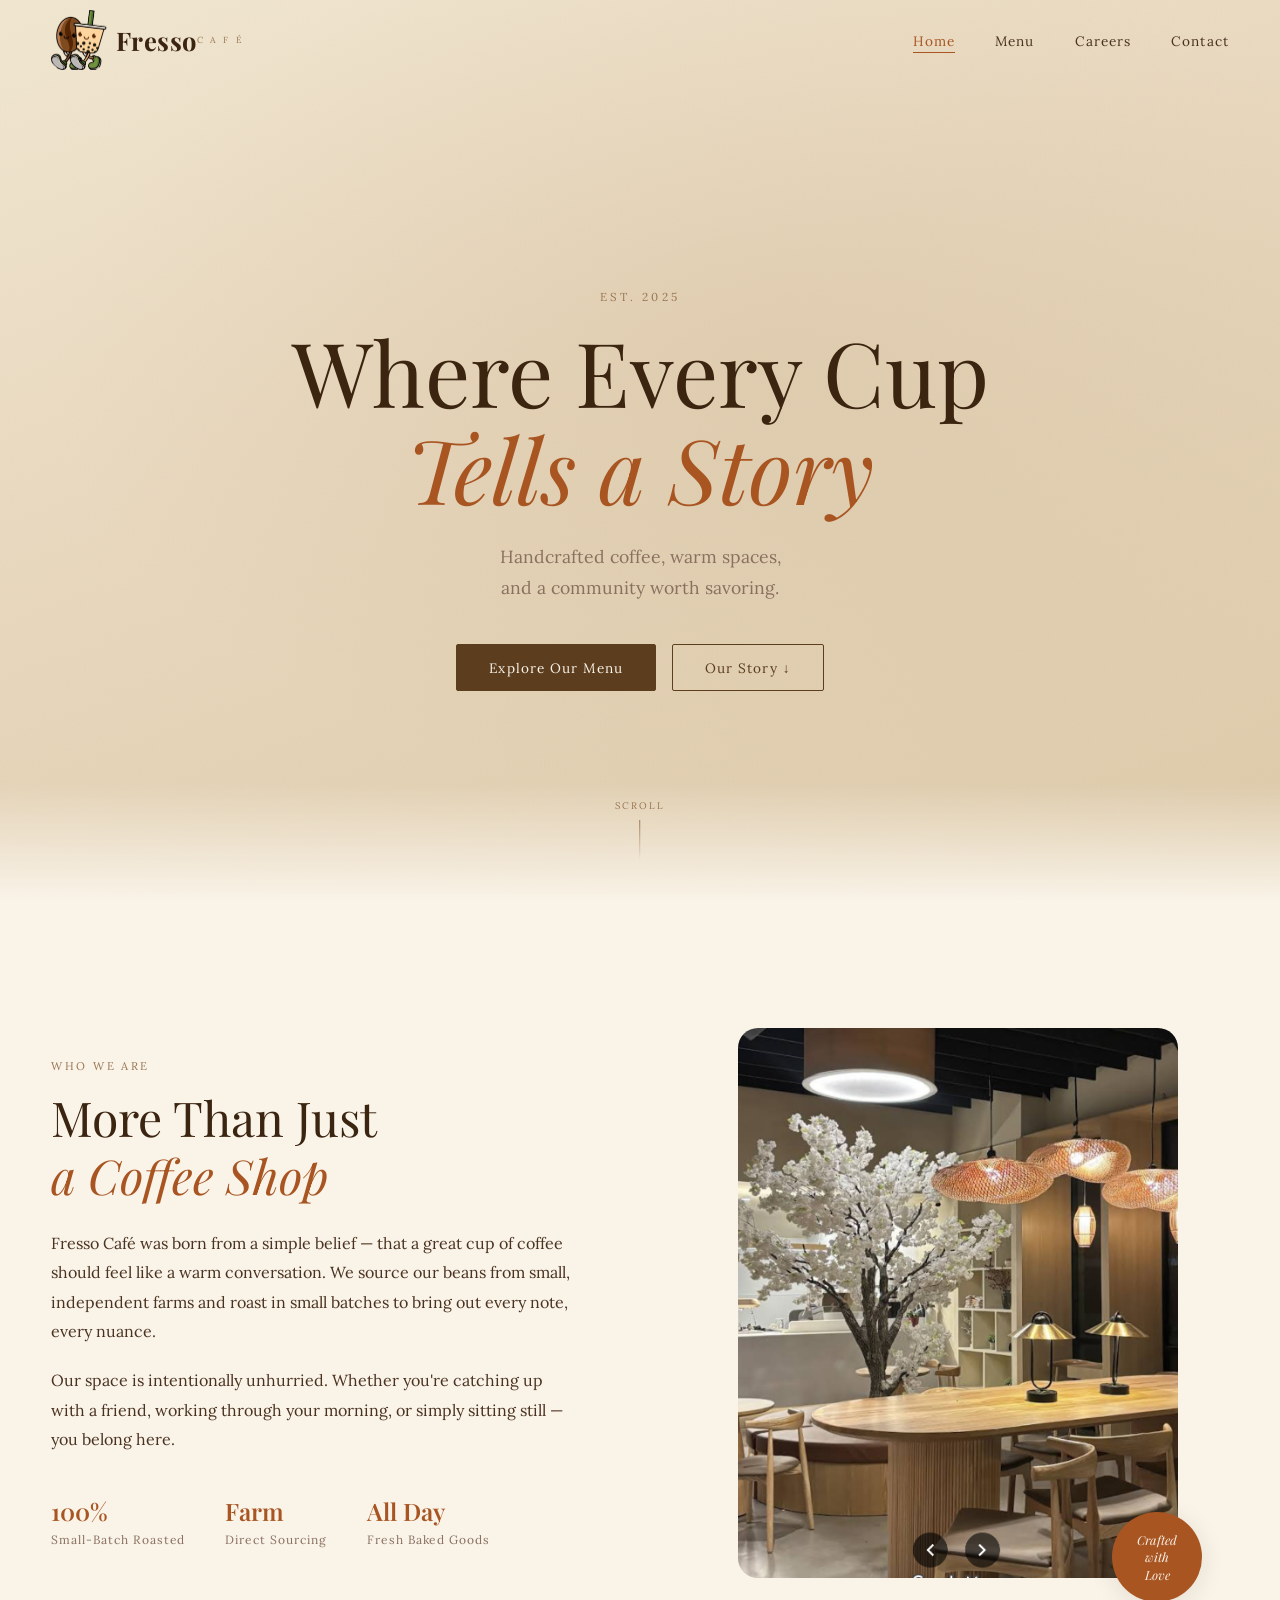
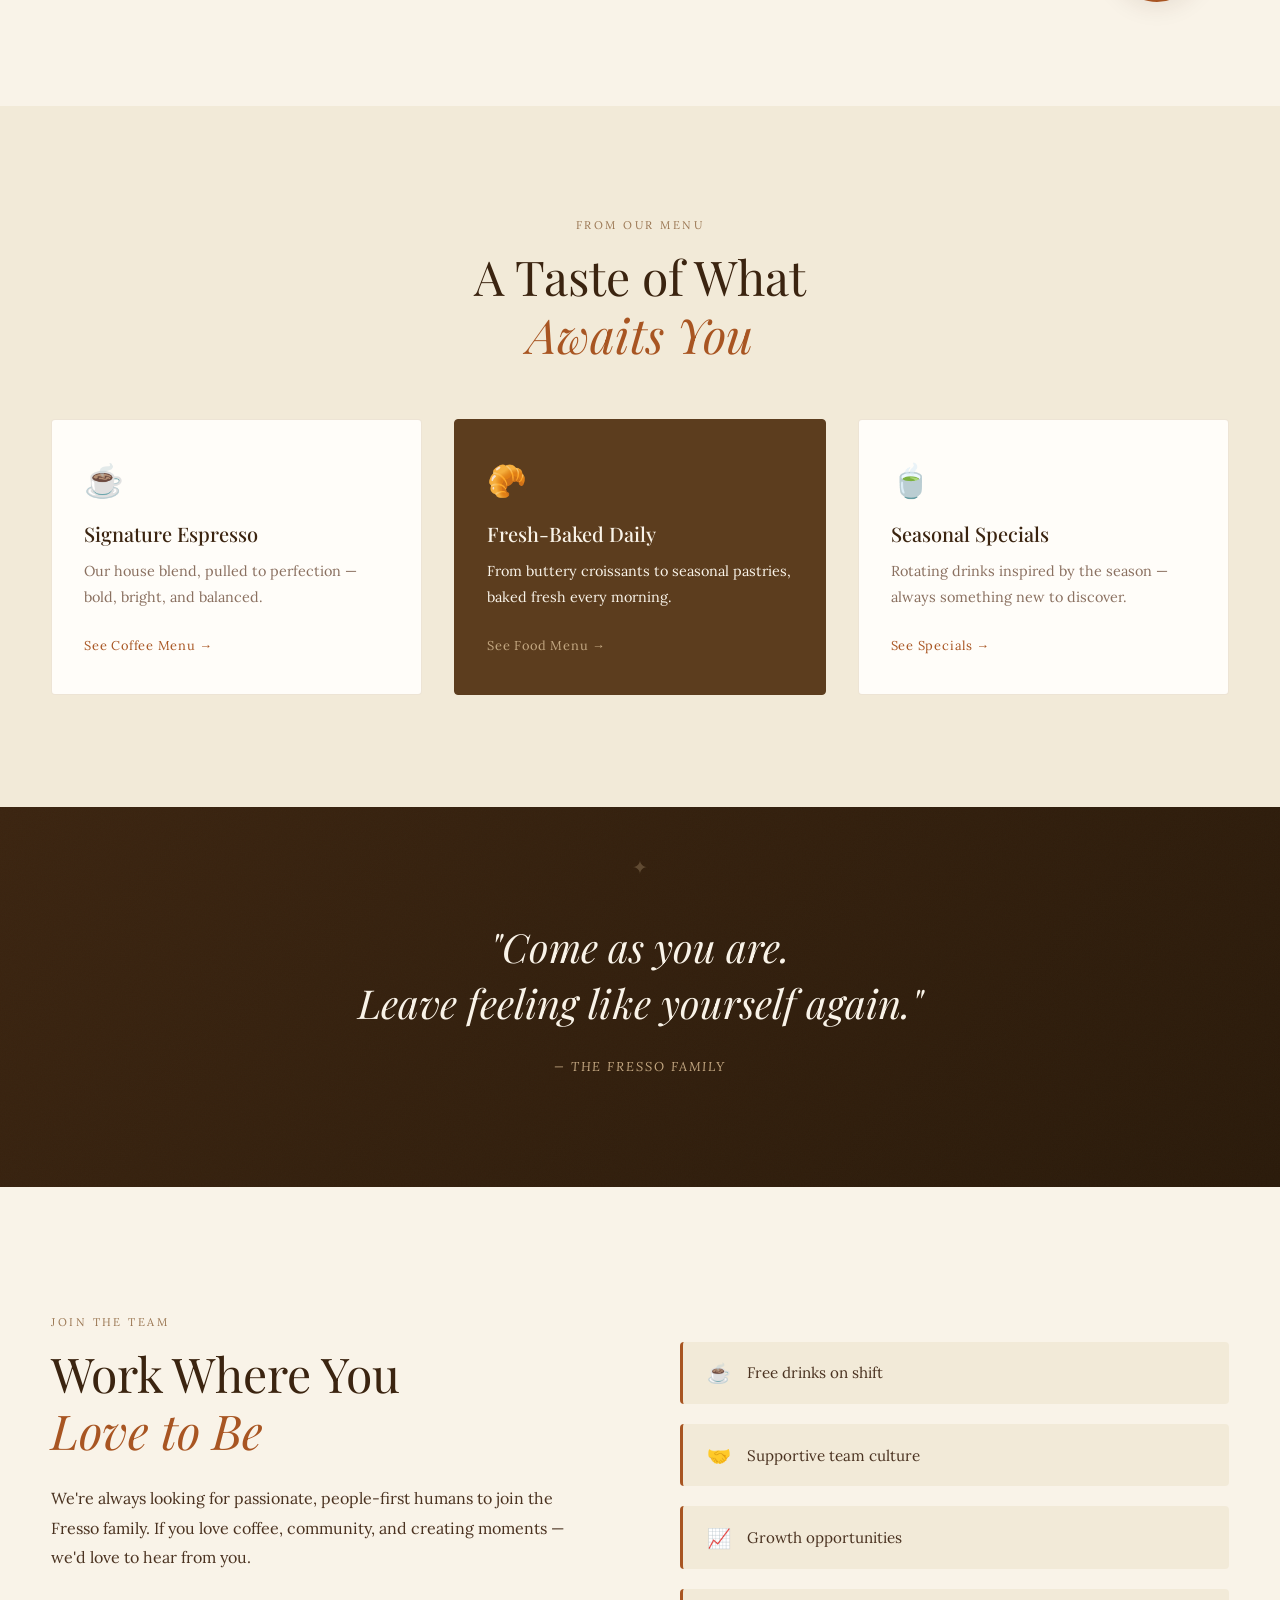
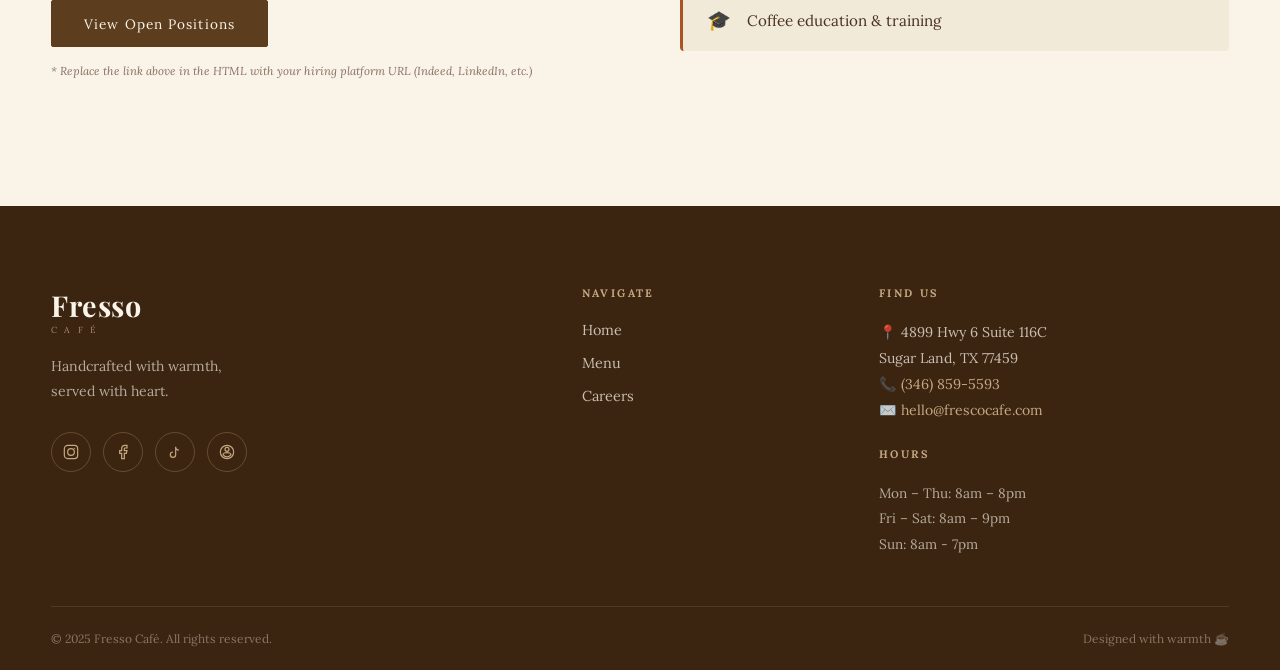
<file: index.html>
<!DOCTYPE html>
<html lang="en">
<head>
  <meta charset="UTF-8" />
  <meta name="viewport" content="width=device-width, initial-scale=1.0" />
  <title>Fresso Café</title>
  <link rel="stylesheet" href="style.css" />
  <link href="https://fonts.googleapis.com/css2?family=Playfair+Display:ital,wght@0,400;0,600;0,700;1,400;1,600&family=Lora:ital,wght@0,400;0,500;1,400&family=Cormorant+Garamond:ital,wght@0,300;0,400;0,500;1,300;1,400&display=swap" rel="stylesheet" />
</head>
<body>

  <!-- NAV -->
  <header class="site-header" id="site-header">
    <nav class="navbar">
      <a href="index.html" class="logo-wrap">
        <img src="fresso_logo.png" alt="Fresso Café" style="height: 60px; width: auto;" />
          <span class="logo-text">Fresso</span>
          <span class="logo-sub">C A F É</span>
        </div>
      </a>
      <ul class="nav-links">
        <li><a href="index.html" class="nav-link active">Home</a></li>
        <li><a href="menu.html" class="nav-link">Menu</a></li>
        <li><a href="#careers" class="nav-link" id="careers-nav-link">Careers</a></li>
        <li><a href="#footer" class="nav-link">Contact</a></li>
      </ul>
      <button class="hamburger" id="hamburger" aria-label="Toggle menu">
        <span></span><span></span><span></span>
      </button>
    </nav>
    <div class="mobile-menu" id="mobile-menu">
      <ul>
        <li><a href="index.html">Home</a></li>
        <li><a href="menu.html">Menu</a></li>
        <li><a href="#careers">Careers</a></li>
        <li><a href="#footer">Contact</a></li>
      </ul>
    </div>
  </header>

  <!-- HERO -->
  <section class="hero">
    <div class="hero-grain"></div>
    <div class="hero-content">
      <p class="hero-eyebrow">Est. 2025</p>
      <h1 class="hero-title">Where Every Cup<br/><em>Tells a Story</em></h1>
      <p class="hero-subtitle">Handcrafted coffee, warm spaces,<br/>and a community worth savoring.</p>
      <div class="hero-cta-group">
        <a href="menu.html" class="btn btn-primary">Explore Our Menu</a>
        <a href="#about" class="btn btn-ghost">Our Story ↓</a>
      </div>
    </div>
    <div class="hero-scroll-hint">
      <span>Scroll</span>
      <div class="scroll-line"></div>
    </div>
  </section>

  <!-- ABOUT / WHO WE ARE -->
  <section class="about" id="about">
    <div class="about-inner">
      <div class="about-text">
        <span class="section-label">Who We Are</span>
        <h2 class="section-title">More Than Just<br/><em>a Coffee Shop</em></h2>
        <p class="body-text">Fresso Café was born from a simple belief — that a great cup of coffee should feel like a warm conversation. We source our beans from small, independent farms and roast in small batches to bring out every note, every nuance.</p>
        <p class="body-text">Our space is intentionally unhurried. Whether you're catching up with a friend, working through your morning, or simply sitting still — you belong here.</p>
        <div class="about-stats">
          <div class="stat">
            <span class="stat-num">100%</span>
            <span class="stat-label">Small-Batch Roasted</span>
          </div>
          <div class="stat">
            <span class="stat-num">Farm</span>
            <span class="stat-label">Direct Sourcing</span>
          </div>
          <div class="stat">
            <span class="stat-num">All Day</span>
            <span class="stat-label">Fresh Baked Goods</span>
          </div>
        </div>
      </div>
      <div class="about-visual">
  <div style="position: relative; display: inline-block;">
    <img src="environ.png" alt="Fresso Café" style="width:100%; max-width:440px; aspect-ratio:4/5; object-fit:cover; border-radius:20px;" />
    <div class="about-badge">
      <span>Crafted</span>
      <span>with</span>
      <span>Love</span>
    </div>
  </div>
</div>
  </section>

  <!-- FEATURED SECTION -->
  <section class="featured">
    <div class="featured-inner">
      <span class="section-label centered">From Our Menu</span>
      <h2 class="section-title centered">A Taste of What<br/><em>Awaits You</em></h2>
      <div class="featured-grid">
        <div class="featured-card">
          <div class="card-icon">☕</div>
          <h3>Signature Espresso</h3>
          <p>Our house blend, pulled to perfection — bold, bright, and balanced.</p>
          <a href="menu.html" class="card-link">See Coffee Menu →</a>
        </div>
        <div class="featured-card highlight">
          <div class="card-icon">🥐</div>
          <h3>Fresh-Baked Daily</h3>
          <p>From buttery croissants to seasonal pastries, baked fresh every morning.</p>
          <a href="menu.html" class="card-link">See Food Menu →</a>
        </div>
        <div class="featured-card">
          <div class="card-icon">🍵</div>
          <h3>Seasonal Specials</h3>
          <p>Rotating drinks inspired by the season — always something new to discover.</p>
          <a href="menu.html" class="card-link">See Specials →</a>
        </div>
      </div>
    </div>
  </section>

  <!-- ATMOSPHERE STRIP -->
  <section class="atmosphere">
    <div class="atm-grain"></div>
    <div class="atm-content">
      <blockquote>
        <p>"Come as you are.<br/>Leave feeling like yourself again."</p>
        <cite>— The Fresso Family</cite>
      </blockquote>
    </div>
  </section>

  <!-- CAREERS -->
  <section class="careers" id="careers">
    <div class="careers-inner">
      <div class="careers-text">
        <span class="section-label">Join the Team</span>
        <h2 class="section-title">Work Where You<br/><em>Love to Be</em></h2>
        <p class="body-text">We're always looking for passionate, people-first humans to join the Fresso family. If you love coffee, community, and creating moments — we'd love to hear from you.</p>
        <a href="YOUR_HIRING_LINK_HERE" target="_blank" class="btn btn-primary" id="hiring-btn">View Open Positions</a>
        <p class="careers-note">* Replace the link above in the HTML with your hiring platform URL (Indeed, LinkedIn, etc.)</p>
      </div>
      <div class="careers-visual">
        <div class="careers-perks">
          <div class="perk"><span class="perk-icon">☕</span><span>Free drinks on shift</span></div>
          <div class="perk"><span class="perk-icon">🤝</span><span>Supportive team culture</span></div>
          <div class="perk"><span class="perk-icon">📈</span><span>Growth opportunities</span></div>
          <div class="perk"><span class="perk-icon">🎓</span><span>Coffee education & training</span></div>
        </div>
      </div>
    </div>
  </section>

  <!-- FOOTER -->
  <footer class="site-footer" id="footer">
    <div class="footer-inner">
      <div class="footer-brand">
        <div class="footer-logo">
          <span class="logo-text">Fresso</span>
          <span class="logo-sub">C A F É</span>
        </div>
        <p class="footer-tagline">Handcrafted with warmth,<br/>served with heart.</p>
        <div class="socials">
          <a href="https://www.instagram.com/fressocafe/" target="_blank" class="social-btn" aria-label="Instagram">
            <svg viewBox="0 0 24 24" fill="none" stroke="currentColor" stroke-width="1.8"><rect x="2" y="2" width="20" height="20" rx="5"/><circle cx="12" cy="12" r="5"/><circle cx="17.5" cy="6.5" r="1" fill="currentColor" stroke="none"/></svg>
          </a>
          <a href="YOUR_FACEBOOK_LINK" target="_blank" class="social-btn" aria-label="Facebook">
            <svg viewBox="0 0 24 24" fill="none" stroke="currentColor" stroke-width="1.8"><path d="M18 2h-3a5 5 0 00-5 5v3H7v4h3v8h4v-8h3l1-4h-4V7a1 1 0 011-1h3z"/></svg>
          </a>
          <a href="YOUR_TIKTOK_LINK" target="_blank" class="social-btn" aria-label="TikTok">
            <svg viewBox="0 0 24 24" fill="none" stroke="currentColor" stroke-width="1.8"><path d="M9 12a4 4 0 104 4V4a5 5 0 005 5"/></svg>
          </a>
          <a href="YOUR_YELP_LINK" target="_blank" class="social-btn" aria-label="Yelp">
            <svg viewBox="0 0 24 24" fill="none" stroke="currentColor" stroke-width="1.8"><path d="M12 2C6.48 2 2 6.48 2 12s4.48 10 10 10 10-4.48 10-10S17.52 2 12 2zm0 3c1.66 0 3 1.34 3 3s-1.34 3-3 3-3-1.34-3-3 1.34-3 3-3zm0 14.2c-2.5 0-4.71-1.28-6-3.22.03-1.99 4-3.08 6-3.08 1.99 0 5.97 1.09 6 3.08-1.29 1.94-3.5 3.22-6 3.22z"/></svg>
          </a>
        </div>
      </div>
      <div class="footer-nav">
        <h4>Navigate</h4>
        <ul>
          <li><a href="index.html">Home</a></li>
          <li><a href="menu.html">Menu</a></li>
          <li><a href="#careers">Careers</a></li>
        </ul>
      </div>
      <div class="footer-contact">
        <h4>Find Us</h4>
        <address>
          <p>📍 4899 Hwy 6 Suite 116C<br/>Sugar Land, TX 77459</p>
          <p>📞 <a href="tel:+13468595593">(346) 859-5593</a></p>
          <p>✉️ <a href="mailto:hello@frescocafe.com">hello@frescocafe.com</a></p>
        </address>
        <div class="hours">
          <h4>Hours</h4>
          <p>Mon – Thu: 8am – 8pm</p>
          <p>Fri – Sat: 8am – 9pm</p>
          <p>Sun: 8am - 7pm</p>
        </div>
      </div>
    </div>
    <div class="footer-bottom">
      <p>© 2025 Fresso Café. All rights reserved.</p>
      <p class="footer-credit">Designed with warmth ☕</p>
    </div>
  </footer>

  <script src="script.js"></script>
</body>
</html>
</file>
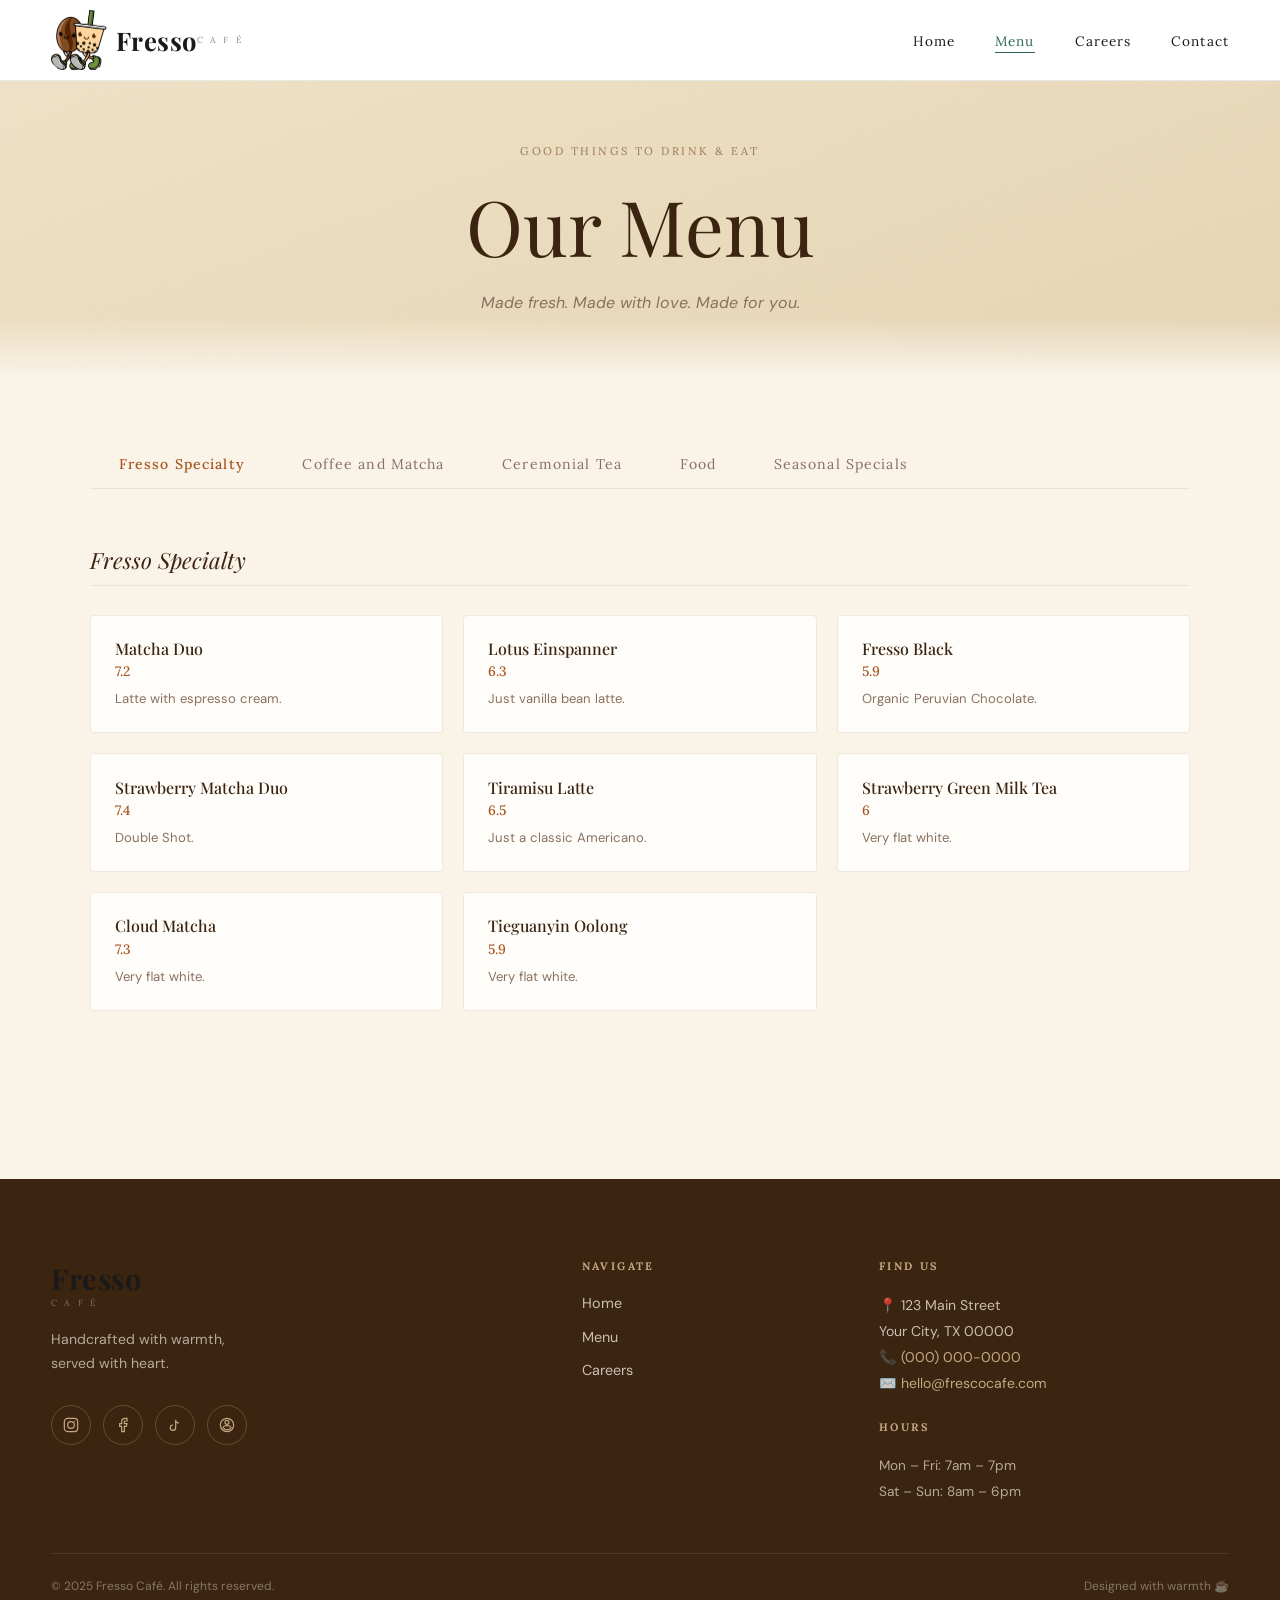
<file: menu.html>
<!DOCTYPE html>
<html lang="en">
<head>
  <meta charset="UTF-8" />
  <meta name="viewport" content="width=device-width, initial-scale=1.0" />
  <title>Menu — Fresso Café</title>
  <link rel="stylesheet" href="style.css" />
  <link href="https://fonts.googleapis.com/css2?family=Playfair+Display:ital,wght@0,400;0,600;0,700;1,400;1,600&family=Lora:ital,wght@0,400;0,500;1,400&family=Cormorant+Garamond:ital,wght@0,300;0,400;0,500;1,300;1,400&display=swap" rel="stylesheet" />
  <link href="https://fonts.googleapis.com/css2?family=DM+Sans:ital,wght@0,300;0,400;0,500;0,600;1,300;1,400&display=swap" rel="stylesheet" />
</head>
<body class="menu-page">

  <!-- NAV -->
  <header class="site-header" id="site-header">
    <nav class="navbar">
      <a href="index.html" class="logo-wrap">
        <img src="fresso_logo.png" alt="Fresso Café" style="height: 60px; width: auto;" />
          <span class="logo-text">Fresso</span>
          <span class="logo-sub">C A F É</span>
        </div>
      </a>
      <ul class="nav-links">
        <li><a href="index.html" class="nav-link">Home</a></li>
        <li><a href="menu.html" class="nav-link active">Menu</a></li>
        <li><a href="index.html#careers" class="nav-link">Careers</a></li>
        <li><a href="#footer" class="nav-link">Contact</a></li>
      </ul>
      <button class="hamburger" id="hamburger" aria-label="Toggle menu">
        <span></span><span></span><span></span>
      </button>
    </nav>
    <div class="mobile-menu" id="mobile-menu">
      <ul>
        <li><a href="index.html">Home</a></li>
        <li><a href="menu.html">Menu</a></li>
        <li><a href="index.html#careers">Careers</a></li>
        <li><a href="#footer">Contact</a></li>
      </ul>
    </div>
  </header>

  <!-- MENU HERO -->
  <section class="page-hero">
    <div class="page-hero-grain"></div>
    <div class="page-hero-content">
      <span class="section-label">Good things to drink & eat</span>
      <h1 class="page-hero-title">Our Menu</h1>
      <p class="page-hero-sub">Made fresh. Made with love. Made for you.</p>
    </div>
  </section>

  <!-- MENU TABS -->
  <section class="menu-section">
    <div class="menu-inner">
      <div class="menu-tabs" role="tablist">
        <button class="tab-btn active" data-tab="specialty" role="tab">Fresso Specialty</button>
        <button class="tab-btn" data-tab="coffee" role="tab">Coffee and Matcha</button>
        <button class="tab-btn" data-tab="nonCoffee" role="tab">Ceremonial Tea</button>
        <button class="tab-btn" data-tab="food" role="tab">Food</button>
        <button class="tab-btn" data-tab="specials" role="tab">Seasonal Specials</button>
      </div>
      <!-- SPECIALTIES -->

      <div class="tab-content active" id="tab-specialty">
        <div class="menu-category">
          <h3 class="menu-cat-title">Fresso Specialty</h3>
          <div class="menu-grid">
            <div class="menu-item"><span class="item-name">Matcha Duo</span><span class="item-price">7.2</span><p class="item-desc">Latte with espresso cream.</p></div>
            <div class="menu-item"><span class="item-name">Lotus Einspanner</span><span class="item-price">6.3</span><p class="item-desc">Just vanilla bean latte.</p></div>
            <div class="menu-item"><span class="item-name">Fresso Black</span><span class="item-price">5.9</span><p class="item-desc">Organic Peruvian Chocolate.</p></div>
            <div class="menu-item"><span class="item-name">Strawberry Matcha Duo</span><span class="item-price">7.4</span><p class="item-desc">Double Shot.</p></div>
            <div class="menu-item"><span class="item-name">Tiramisu Latte</span><span class="item-price">6.5</span><p class="item-desc">Just a classic Americano.</p></div>
            <div class="menu-item"><span class="item-name">Strawberry Green Milk Tea</span><span class="item-price">6</span><p class="item-desc">Very flat white.</p></div>
            <div class="menu-item"><span class="item-name">Cloud Matcha</span><span class="item-price">7.3</span><p class="item-desc">Very flat white.</p></div>
            <div class="menu-item"><span class="item-name">Tieguanyin Oolong</span><span class="item-price">5.9</span><p class="item-desc">Very flat white.</p></div>
          </div>
        </div>
      </div>
      
      <!-- COFFEE -->
      <div class="tab-content" id="tab-coffee">
        <div class="menu-category">
          <h3 class="menu-cat-title">Espresso Bar</h3>
          <div class="menu-grid">
            <div class="menu-item"><span class="item-name">Caffé Duo</span><span class="item-price">6.1</span><p class="item-desc">Latte with espresso cream.</p></div>
            <div class="menu-item"><span class="item-name">Vanilla Bean Latte</span><span class="item-price">5.7</span><p class="item-desc">Just vanilla bean latte.</p></div>
            <div class="menu-item"><span class="item-name">Caffé Mocha</span><span class="item-price">5.7</span><p class="item-desc">Organic Peruvian Chocolate.</p></div>
            <div class="menu-item"><span class="item-name">Espresso</span><span class="item-price">3.5</span><p class="item-desc">Double Shot.</p></div>
            <div class="menu-item"><span class="item-name">Americano</span><span class="item-price">3.5</span><p class="item-desc">Just a classic Americano.</p></div>
            <div class="menu-item"><span class="item-name">Flat White</span><span class="item-price">4.5</span><p class="item-desc">Very flat white.</p></div>
           
          </div>
        </div>
        <div class="menu-category">
          <h3 class="menu-cat-title">Matcha</h3>
          <div class="menu-grid">
            <div class="menu-item"><span class="item-name">Matcha Latte</span><span class="item-price">6.9</span><p class="item-desc">Premium blend of Aoarashi and Wakatake lightly sweetened with agave.</p></div>
            <div class="menu-item"><span class="item-name">Matcha Duo</span><span class="item-price">7.2</span><p class="item-desc">Matcha latte with house matcha cream// contains 6g of matcha.</p></div>
            <div class="menu-item"><span class="item-name">Einspanner Matcha</span><span class="item-price">7</span><p class="item-desc">Matcha latte with house sweet cream.</p></div>
            <div class="menu-item"><span class="item-name">Strawberry Duo</span><span class="item-price">7.4</span><p class="item-desc">Matcha Duo with house strawbery purée.</p></div>
            <div class="menu-item"><span class="item-name">Mango Duo</span><span class="item-price">7.4</span><p class="item-desc">Matcha Duo with house mango purée.</p></div>
            <div class="menu-item"><span class="item-name">Cloud Matcha</span><span class="item-price">7.3</span><p class="item-desc">Matcha latte with blue spirulina infused coconut cream.</p></div>
           
          </div>
        </div>
        <p class="menu-note">All drinks available with oat, almond, soy, or whole milk. Add a flavor shot for $0.75.</p>
      </div>

      <!-- NON-COFFEE -->
      <div class="tab-content" id="tab-nonCoffee">
        <div class="menu-category">
          <h3 class="menu-cat-title">SIGNATURE TEA</h3>
          <div class="menu-grid">
            <div class="menu-item"><span class="item-name">Fresso Black</span><span class="item-price">5.9</span><p class="item-desc">Steeped 18 hours for an ultra-smooth finish.</p></div>
            <div class="menu-item"><span class="item-name">Jasmine Green</span><span class="item-price">5.5/5.9</span><p class="item-desc">Espresso over ice with your choice of milk.</p></div>
            <div class="menu-item"><span class="item-name">Strawberry Green</span><span class="item-price">6</span><p class="item-desc">Chilled, crisp, and refreshingly bold.</p></div>
            <div class="menu-item"><span class="item-name">Tieguanyin Oolong</span><span class="item-price">5.5/5.9</span><p class="item-desc">Nitrogen-infused cold brew on draft.</p></div>
          </div>
        </div>
        <div class="menu-category">
          <h3 class="menu-cat-title">Tea Bar</h3>
          <div class="menu-grid">
            <div class="menu-item"><span class="item-name">Brown Sugar</span><span class="item-price">6</span><p class="item-desc">Steeped 18 hours for an ultra-smooth finish.</p></div>
            <div class="menu-item"><span class="item-name">Mango Green</span><span class="item-price">5.6/6</span><p class="item-desc">Espresso over ice with your choice of milk.</p></div>
            <div class="menu-item"><span class="item-name">Honey Jasmine Green</span><span class="item-price">5.7</span><p class="item-desc">Chilled, crisp, and refreshingly bold.</p></div>
            <div class="menu-item"><span class="item-name">Passionfruit Green</span><span class="item-price">5.7</span><p class="item-desc">Nitrogen-infused cold brew on draft.</p></div>
            <div class="menu-item"><span class="item-name">Ceylon Black</span><span class="item-price">5.5/5.9</span><p class="item-desc">Steeped 18 hours for an ultra-smooth finish.</p></div>
            <div class="menu-item"><span class="item-name">Phoenix Oolong</span><span class="item-price">5.5/5.9</span><p class="item-desc">Espresso over ice with your choice of milk.</p></div>
          </div>
        </div>
      </div>

      <!-- FOOD -->
      <div class="tab-content" id="tab-food">
        <div class="menu-category">
          <h3 class="menu-cat-title">Pastries & Baked Goods</h3>
          <div class="menu-grid">
            <div class="menu-item"><span class="item-name">Butter Croissant</span><span class="item-price">$4.00</span><p class="item-desc">Flaky, golden, laminated to perfection. Baked fresh daily.</p></div>
            <div class="menu-item"><span class="item-name">Almond Croissant</span><span class="item-price">$4.75</span><p class="item-desc">Classic croissant filled with almond frangipane.</p></div>
            <div class="menu-item"><span class="item-name">Morning Muffin</span><span class="item-price">$3.75</span><p class="item-desc">Rotating seasonal flavors — always made from scratch.</p></div>
            <div class="menu-item"><span class="item-name">Banana Bread</span><span class="item-price">$4.00</span><p class="item-desc">Brown butter & walnut. The one you come back for.</p></div>
            <div class="menu-item"><span class="item-name">Scone</span><span class="item-price">$3.75</span><p class="item-desc">Served warm with clotted cream & seasonal jam.</p></div>
            <div class="menu-item"><span class="item-name">Cinnamon Roll</span><span class="item-price">$5.00</span><p class="item-desc">Soft, gooey, and glazed. Worth every bite.</p></div>
          </div>
        </div>
        <div class="menu-category">
          <h3 class="menu-cat-title">Savory Bites</h3>
          <div class="menu-grid">
            <div class="menu-item"><span class="item-name">Avocado Toast</span><span class="item-price">$9.00</span><p class="item-desc">Sourdough, smashed avo, chili flake, lemon, everything bagel seasoning.</p></div>
            <div class="menu-item"><span class="item-name">Egg & Cheese Sandwich</span><span class="item-price">$8.50</span><p class="item-desc">Soft scrambled egg, aged cheddar on toasted brioche.</p></div>
            <div class="menu-item"><span class="item-name">Yogurt Parfait</span><span class="item-price">$7.00</span><p class="item-desc">House granola, seasonal fruit, and local honey.</p></div>
            <div class="menu-item"><span class="item-name">Quiche Slice</span><span class="item-price">$7.50</span><p class="item-desc">Rotating recipe. Ask your barista for today's variety.</p></div>
          </div>
        </div>
        <p class="menu-note">Gluten-free options available. Please ask your barista about allergen information.</p>
      </div>

      <!-- SPECIALS -->
      <div class="tab-content" id="tab-specials">
        <div class="menu-category specials-category">
          <h3 class="menu-cat-title">✦ Seasonal Specials ✦</h3>
          <p class="specials-intro">Our specials rotate with the seasons, inspired by local flavors and what we're loving right now. Here's what's on now:</p>
          <div class="menu-grid specials-grid">
            <div class="menu-item special-item">
              <span class="special-tag">Limited</span>
              <span class="item-name">Peach Matcha Duo</span><span class="item-price">$6.50</span>
              <p class="item-desc">Matcha Duo with seasonal house peach purée.</p>
            </div>
            <div class="menu-item special-item">
              <span class="special-tag">Limited</span>
              <span class="item-name">Peach Jasmine Milk Tea</span><span class="item-price">$6.50</span>
              <p class="item-desc">Classic jasmine milk tea with house made peach pureé.</p>
            </div>
            <div class="menu-item special-item">
              <span class="special-tag">Limited</span>
              <span class="item-name">Peach Jasmine Pure Tea</span><span class="item-price">$5.75</span>
              <p class="item-desc">Pure Peach Jasmine tea for tea lovers.</p>
            </div>
            <div class="menu-item special-item">
              <span class="special-tag">Limited</span>
              <span class="item-name">Peach Tornado</span><span class="item-price">$5.50</span>
              <p class="item-desc">A refreshing, caffiene-free treat made with real peaches.</p>
            </div>
          </div>
          <p class="specials-note">Specials change regularly — follow us on Instagram <strong>@frescocafe</strong> to be the first to know.</p>
        </div>
      </div>

    </div>
  </section>

  <!-- FOOTER -->
  <footer class="site-footer" id="footer">
    <div class="footer-inner">
      <div class="footer-brand">
        <div class="footer-logo">
          <span class="logo-text">Fresso</span>
          <span class="logo-sub">C A F É</span>
        </div>
        <p class="footer-tagline">Handcrafted with warmth,<br/>served with heart.</p>
        <div class="socials">
          <a href="YOUR_INSTAGRAM_LINK" target="_blank" class="social-btn" aria-label="Instagram">
            <svg viewBox="0 0 24 24" fill="none" stroke="currentColor" stroke-width="1.8"><rect x="2" y="2" width="20" height="20" rx="5"/><circle cx="12" cy="12" r="5"/><circle cx="17.5" cy="6.5" r="1" fill="currentColor" stroke="none"/></svg>
          </a>
          <a href="YOUR_FACEBOOK_LINK" target="_blank" class="social-btn" aria-label="Facebook">
            <svg viewBox="0 0 24 24" fill="none" stroke="currentColor" stroke-width="1.8"><path d="M18 2h-3a5 5 0 00-5 5v3H7v4h3v8h4v-8h3l1-4h-4V7a1 1 0 011-1h3z"/></svg>
          </a>
          <a href="YOUR_TIKTOK_LINK" target="_blank" class="social-btn" aria-label="TikTok">
            <svg viewBox="0 0 24 24" fill="none" stroke="currentColor" stroke-width="1.8"><path d="M9 12a4 4 0 104 4V4a5 5 0 005 5"/></svg>
          </a>
          <a href="YOUR_YELP_LINK" target="_blank" class="social-btn" aria-label="Yelp">
            <svg viewBox="0 0 24 24" fill="none" stroke="currentColor" stroke-width="1.8"><path d="M12 2C6.48 2 2 6.48 2 12s4.48 10 10 10 10-4.48 10-10S17.52 2 12 2zm0 3c1.66 0 3 1.34 3 3s-1.34 3-3 3-3-1.34-3-3 1.34-3 3-3zm0 14.2c-2.5 0-4.71-1.28-6-3.22.03-1.99 4-3.08 6-3.08 1.99 0 5.97 1.09 6 3.08-1.29 1.94-3.5 3.22-6 3.22z"/></svg>
          </a>
        </div>
      </div>
      <div class="footer-nav">
        <h4>Navigate</h4>
        <ul>
          <li><a href="index.html">Home</a></li>
          <li><a href="menu.html">Menu</a></li>
          <li><a href="index.html#careers">Careers</a></li>
        </ul>
      </div>
      <div class="footer-contact">
        <h4>Find Us</h4>
        <address>
          <p>📍 123 Main Street<br/>Your City, TX 00000</p>
          <p>📞 <a href="tel:+10000000000">(000) 000-0000</a></p>
          <p>✉️ <a href="mailto:hello@frescocafe.com">hello@frescocafe.com</a></p>
        </address>
        <div class="hours">
          <h4>Hours</h4>
          <p>Mon – Fri: 7am – 7pm</p>
          <p>Sat – Sun: 8am – 6pm</p>
        </div>
      </div>
    </div>
    <div class="footer-bottom">
      <p>© 2025 Fresso Café. All rights reserved.</p>
      <p class="footer-credit">Designed with warmth ☕</p>
    </div>
  </footer>

  <script src="script.js"></script>
</body>
</html>
</file>
<file: style.css>
/* ===========================
   FRESSO CAFÉ — STYLESHEET
   Warm · Rustic · Refined
=========================== */

/* --- RESET & VARIABLES --- */
*, *::before, *::after { box-sizing: border-box; margin: 0; padding: 0; }

:root {
  --cream:        #F9F3E8;
  --cream-dark:   #EDE4D0;
  --cream-mid:    #F2EAD8;
  --brown-light:  #C4A882;
  --brown-mid:    #9A7652;
  --brown-dark:   #5C3D1E;
  --brown-deep:   #3B2410;
  --warm-black:   #1E140A;
  --rust:         #A85522;
  --sage:         #7A8C6E;
  --text-body:    #4A3220;
  --text-muted:   #8A7060;
  --white:        #FFFDF9;

  --font-display: 'Playfair Display', Georgia, serif;
  --font-body:    'Lora', Georgia, serif;
  --font-accent:  'Cormorant Garamond', Georgia, serif;

  --nav-h: 80px;
  --radius: 4px;
  --shadow: 0 4px 24px rgba(60,30,10,0.10);
  --shadow-lg: 0 12px 48px rgba(60,30,10,0.15);
}

html { scroll-behavior: smooth; }

body {
  font-family: var(--font-body);
  background: var(--cream);
  color: var(--text-body);
  overflow-x: hidden;
  -webkit-font-smoothing: antialiased;
}

img { max-width: 100%; display: block; }
a { text-decoration: none; color: inherit; }
ul { list-style: none; }
address { font-style: normal; }

/* --- TYPOGRAPHY --- */
.section-label {
  display: block;
  font-family: var(--font-body);
  font-size: 0.7rem;
  letter-spacing: 0.22em;
  text-transform: uppercase;
  color: var(--brown-mid);
  margin-bottom: 1rem;
}
.section-label.centered { text-align: center; }

.section-title {
  font-family: var(--font-display);
  font-size: clamp(2rem, 4vw, 3rem);
  font-weight: 400;
  line-height: 1.2;
  color: var(--brown-deep);
  margin-bottom: 1.5rem;
}
.section-title em { font-style: italic; color: var(--rust); }
.section-title.centered { text-align: center; }

.body-text {
  font-family: var(--font-body);
  font-size: 1rem;
  line-height: 1.85;
  color: var(--text-body);
  max-width: 520px;
  margin-bottom: 1.2rem;
}

/* --- BUTTONS --- */
.btn {
  display: inline-block;
  padding: 0.85rem 2rem;
  border-radius: 2px;
  font-family: var(--font-body);
  font-size: 0.85rem;
  letter-spacing: 0.08em;
  cursor: pointer;
  transition: all 0.28s ease;
}
.btn-primary {
  background: var(--brown-dark);
  color: var(--cream);
  border: 1.5px solid var(--brown-dark);
}
.btn-primary:hover {
  background: var(--brown-deep);
  border-color: var(--brown-deep);
  transform: translateY(-2px);
  box-shadow: 0 6px 20px rgba(60,30,10,0.2);
}
.btn-ghost {
  background: transparent;
  color: var(--brown-dark);
  border: 1.5px solid var(--brown-dark);
}
.btn-ghost:hover {
  background: var(--brown-dark);
  color: var(--cream);
  transform: translateY(-2px);
}

/* ================================
   HEADER / NAV
================================ */
.site-header {
  position: fixed;
  top: 0; left: 0; right: 0;
  z-index: 100;
  transition: background 0.3s, box-shadow 0.3s;
}
.site-header.scrolled {
  background: rgba(249, 243, 232, 0.96);
  backdrop-filter: blur(8px);
  box-shadow: 0 2px 16px rgba(60,30,10,0.10);
}
.navbar {
  display: flex;
  align-items: center;
  justify-content: space-between;
  height: var(--nav-h);
  padding: 0 4vw;
  max-width: 1300px;
  margin: 0 auto;
}
.logo-wrap { display: flex; align-items: center; }
.logo-placeholder {
  display: flex;
  flex-direction: column;
  align-items: flex-start;
  line-height: 1;
  gap: 2px;
}
.logo-text {
  font-family: var(--font-display);
  font-size: 1.6rem;
  font-weight: 700;
  color: var(--brown-deep);
  letter-spacing: 0.02em;
}
.logo-sub {
  font-family: var(--font-body);
  font-size: 0.55rem;
  letter-spacing: 0.3em;
  color: var(--brown-mid);
  margin-top: -2px;
}
.nav-links {
  display: flex;
  gap: 2.5rem;
  align-items: center;
}
.nav-link {
  font-family: var(--font-body);
  font-size: 0.85rem;
  letter-spacing: 0.08em;
  color: var(--text-body);
  position: relative;
  padding-bottom: 3px;
  transition: color 0.2s;
}
.nav-link::after {
  content: '';
  position: absolute;
  bottom: 0; left: 0;
  width: 0; height: 1px;
  background: var(--rust);
  transition: width 0.28s ease;
}
.nav-link:hover, .nav-link.active { color: var(--rust); }
.nav-link:hover::after, .nav-link.active::after { width: 100%; }

/* Hamburger */
.hamburger {
  display: none;
  flex-direction: column;
  gap: 5px;
  background: none;
  border: none;
  cursor: pointer;
  padding: 4px;
}
.hamburger span {
  display: block;
  width: 24px; height: 1.5px;
  background: var(--brown-deep);
  transition: all 0.3s;
}
.hamburger.open span:nth-child(1) { transform: translateY(6.5px) rotate(45deg); }
.hamburger.open span:nth-child(2) { opacity: 0; }
.hamburger.open span:nth-child(3) { transform: translateY(-6.5px) rotate(-45deg); }

.mobile-menu {
  display: none;
  background: var(--cream);
  border-top: 1px solid var(--cream-dark);
  padding: 1.5rem 4vw;
}
.mobile-menu.open { display: block; }
.mobile-menu ul { display: flex; flex-direction: column; gap: 1.2rem; }
.mobile-menu a {
  font-family: var(--font-body);
  font-size: 1.05rem;
  color: var(--text-body);
  letter-spacing: 0.05em;
}

/* ================================
   HERO
================================ */
.hero {
  position: relative;
  min-height: 100vh;
  display: flex;
  align-items: center;
  justify-content: center;
  background:
    radial-gradient(ellipse 80% 70% at 60% 40%, rgba(196,168,130,0.22) 0%, transparent 70%),
    linear-gradient(160deg, #F0E6D0 0%, #E8D8BE 40%, #DCC9A8 100%);
  overflow: hidden;
  padding-top: var(--nav-h);
}
.hero-grain {
  position: absolute; inset: 0;
  background-image: url("data:image/svg+xml,%3Csvg xmlns='http://www.w3.org/2000/svg' width='200' height='200'%3E%3Cfilter id='n'%3E%3CfeTurbulence type='fractalNoise' baseFrequency='0.75' numOctaves='4' stitchTiles='stitch'/%3E%3C/filter%3E%3Crect width='100%25' height='100%25' filter='url(%23n)' opacity='0.035'/%3E%3C/svg%3E");
  opacity: 0.6;
  pointer-events: none;
}
.hero::before {
  content: '';
  position: absolute;
  bottom: -2px; left: 0; right: 0;
  height: 120px;
  background: linear-gradient(to bottom, transparent, var(--cream));
  z-index: 1;
}

.hero-content {
  position: relative;
  z-index: 2;
  text-align: center;
  padding: 0 4vw;
  animation: fadeUp 1s ease both;
}
.hero-eyebrow {
  font-family: var(--font-body);
  font-size: 0.72rem;
  letter-spacing: 0.28em;
  text-transform: uppercase;
  color: var(--brown-mid);
  margin-bottom: 1.2rem;
}
.hero-title {
  font-family: var(--font-display);
  font-size: clamp(3rem, 7vw, 6rem);
  font-weight: 400;
  line-height: 1.08;
  color: var(--brown-deep);
  margin-bottom: 1.5rem;
}
.hero-title em {
  font-style: italic;
  color: var(--rust);
  display: block;
}
.hero-subtitle {
  font-family: var(--font-body);
  font-size: clamp(0.95rem, 1.5vw, 1.1rem);
  color: var(--text-muted);
  line-height: 1.8;
  margin-bottom: 2.5rem;
}
.hero-cta-group {
  display: flex;
  gap: 1rem;
  justify-content: center;
  flex-wrap: wrap;
}

.hero-scroll-hint {
  position: absolute;
  bottom: 2.5rem;
  left: 50%;
  transform: translateX(-50%);
  z-index: 2;
  display: flex;
  flex-direction: column;
  align-items: center;
  gap: 0.5rem;
}
.hero-scroll-hint span {
  font-size: 0.6rem;
  letter-spacing: 0.2em;
  text-transform: uppercase;
  color: var(--brown-mid);
}
.scroll-line {
  width: 1px;
  height: 40px;
  background: linear-gradient(to bottom, var(--brown-mid), transparent);
  animation: scrollPulse 2s ease-in-out infinite;
}

/* ================================
   ABOUT
================================ */
.about {
  padding: 8rem 4vw;
  background: var(--cream);
}
.about-inner {
  max-width: 1200px;
  margin: 0 auto;
  display: grid;
  grid-template-columns: 1fr 1fr;
  gap: 6rem;
  align-items: center;
}
.about-text { animation: fadeUp 0.8s ease both; }
.about-stats {
  display: flex;
  gap: 2.5rem;
  margin-top: 2.5rem;
  flex-wrap: wrap;
}
.stat { display: flex; flex-direction: column; gap: 0.3rem; }
.stat-num {
  font-family: var(--font-display);
  font-size: 1.5rem;
  font-weight: 600;
  color: var(--rust);
}
.stat-label {
  font-family: var(--font-body);
  font-size: 0.75rem;
  letter-spacing: 0.08em;
  color: var(--text-muted);
}
.about-visual {
  position: relative;
  display: flex;
  justify-content: center;
}
.about-img-placeholder {
  width: 100%;
  max-width: 440px;
  aspect-ratio: 4/5;
  background: var(--cream-dark);
  border-radius: 2px;
  overflow: hidden;
  display: flex;
  align-items: center;
  justify-content: center;
  border: 1px solid rgba(196,168,130,0.4);
  position: relative;
}
.about-img-placeholder::before {
  content: 'YOUR PHOTO';
  position: absolute;
  top: 50%; left: 50%;
  transform: translate(-50%, -50%);
  font-family: var(--font-body);
  font-size: 0.7rem;
  letter-spacing: 0.2em;
  color: var(--brown-light);
  opacity: 0.5;
}
.about-img-inner { width: 60%; opacity: 0.4; }
.about-badge {
  position: absolute;
  bottom: -1.5rem;
  right: -1.5rem;
  width: 90px; height: 90px;
  background: var(--rust);
  border-radius: 50%;
  display: flex;
  flex-direction: column;
  align-items: center;
  justify-content: center;
  color: var(--cream);
  font-family: var(--font-display);
  font-style: italic;
  font-size: 0.78rem;
  line-height: 1.4;
  text-align: center;
  box-shadow: var(--shadow);
}

/* ================================
   FEATURED
================================ */
.featured {
  padding: 7rem 4vw;
  background: var(--cream-mid);
}
.featured-inner { max-width: 1200px; margin: 0 auto; }
.featured-grid {
  display: grid;
  grid-template-columns: repeat(3, 1fr);
  gap: 2rem;
  margin-top: 3.5rem;
}
.featured-card {
  background: var(--white);
  padding: 2.5rem 2rem;
  border-radius: var(--radius);
  border: 1px solid rgba(196,168,130,0.3);
  transition: transform 0.3s ease, box-shadow 0.3s ease;
}
.featured-card:hover {
  transform: translateY(-6px);
  box-shadow: var(--shadow-lg);
}
.featured-card.highlight {
  background: var(--brown-dark);
  color: var(--cream);
  border-color: var(--brown-dark);
}
.featured-card.highlight h3, .featured-card.highlight p { color: var(--cream); }
.featured-card.highlight .card-link { color: var(--brown-light); }
.card-icon { font-size: 2rem; margin-bottom: 1.2rem; }
.featured-card h3 {
  font-family: var(--font-display);
  font-size: 1.25rem;
  font-weight: 500;
  color: var(--brown-deep);
  margin-bottom: 0.75rem;
}
.featured-card p {
  font-size: 0.9rem;
  line-height: 1.75;
  color: var(--text-muted);
  margin-bottom: 1.5rem;
}
.card-link {
  font-size: 0.8rem;
  letter-spacing: 0.06em;
  color: var(--rust);
  transition: letter-spacing 0.2s;
}
.card-link:hover { letter-spacing: 0.12em; }

/* ================================
   ATMOSPHERE
================================ */
.atmosphere {
  position: relative;
  padding: 7rem 4vw;
  background: linear-gradient(135deg, var(--brown-deep) 0%, #2A1A0A 100%);
  overflow: hidden;
}
.atm-grain {
  position: absolute; inset: 0;
  background-image: url("data:image/svg+xml,%3Csvg xmlns='http://www.w3.org/2000/svg' width='200' height='200'%3E%3Cfilter id='n'%3E%3CfeTurbulence type='fractalNoise' baseFrequency='0.75' numOctaves='4' stitchTiles='stitch'/%3E%3C/filter%3E%3Crect width='100%25' height='100%25' filter='url(%23n)' opacity='0.04'/%3E%3C/svg%3E");
  opacity: 0.5;
  pointer-events: none;
}
.atmosphere::before {
  content: '✦';
  position: absolute;
  top: 3rem; left: 50%;
  transform: translateX(-50%);
  font-size: 1.2rem;
  color: rgba(196,168,130,0.3);
}
.atm-content {
  position: relative;
  z-index: 1;
  text-align: center;
  max-width: 700px;
  margin: 0 auto;
}
.atm-content blockquote p {
  font-family: var(--font-display);
  font-size: clamp(1.6rem, 3.5vw, 2.5rem);
  font-style: italic;
  font-weight: 400;
  color: var(--cream);
  line-height: 1.4;
  margin-bottom: 1.5rem;
}
.atm-content cite {
  font-family: var(--font-body);
  font-size: 0.8rem;
  letter-spacing: 0.15em;
  color: var(--brown-light);
  text-transform: uppercase;
}

/* ================================
   CAREERS
================================ */
.careers {
  padding: 8rem 4vw;
  background: var(--cream);
}
.careers-inner {
  max-width: 1200px;
  margin: 0 auto;
  display: grid;
  grid-template-columns: 1fr 1fr;
  gap: 5rem;
  align-items: center;
}
.careers-text .btn { margin-top: 0.5rem; }
.careers-note {
  font-size: 0.72rem;
  color: var(--text-muted);
  margin-top: 1rem;
  font-style: italic;
}
.careers-perks {
  display: flex;
  flex-direction: column;
  gap: 1.25rem;
}
.perk {
  display: flex;
  align-items: center;
  gap: 1rem;
  padding: 1.2rem 1.5rem;
  background: var(--cream-mid);
  border-radius: var(--radius);
  border-left: 3px solid var(--rust);
  font-size: 0.95rem;
  color: var(--text-body);
  transition: transform 0.2s ease;
}
.perk:hover { transform: translateX(4px); }
.perk-icon { font-size: 1.2rem; }

/* ================================
   PAGE HERO (Menu page)
================================ */
.page-hero {
  position: relative;
  padding: calc(var(--nav-h) + 4rem) 4vw 4rem;
  background: linear-gradient(160deg, #F0E3C8 0%, #E6D4B4 100%);
  text-align: center;
  overflow: hidden;
}
.page-hero-grain {
  position: absolute; inset: 0;
  background-image: url("data:image/svg+xml,%3Csvg xmlns='http://www.w3.org/2000/svg' width='200' height='200'%3E%3Cfilter id='n'%3E%3CfeTurbulence type='fractalNoise' baseFrequency='0.75' numOctaves='4' stitchTiles='stitch'/%3E%3C/filter%3E%3Crect width='100%25' height='100%25' filter='url(%23n)' opacity='0.04'/%3E%3C/svg%3E");
  pointer-events: none;
}
.page-hero::after {
  content: '';
  position: absolute;
  bottom: 0; left: 0; right: 0;
  height: 60px;
  background: linear-gradient(to bottom, transparent, var(--cream));
}
.page-hero-content { position: relative; z-index: 1; }
.page-hero-title {
  font-family: var(--font-display);
  font-size: clamp(3rem, 6vw, 5rem);
  font-weight: 400;
  color: var(--brown-deep);
  margin: 0.5rem 0 1rem;
}
.page-hero-sub {
  font-size: 1rem;
  color: var(--text-muted);
  font-style: italic;
}

/* ================================
   MENU
================================ */
.menu-section {
  padding: 4rem 4vw 7rem;
  background: var(--cream);
}
.menu-inner { max-width: 1100px; margin: 0 auto; }

.menu-tabs {
  display: flex;
  gap: 0;
  margin-bottom: 3.5rem;
  border-bottom: 1.5px solid var(--cream-dark);
  overflow-x: auto;
}
.tab-btn {
  padding: 0.9rem 1.8rem;
  background: none;
  border: none;
  border-bottom: 2px solid transparent;
  margin-bottom: -1.5px;
  font-family: var(--font-body);
  font-size: 0.88rem;
  letter-spacing: 0.08em;
  color: var(--text-muted);
  cursor: pointer;
  transition: all 0.2s;
  white-space: nowrap;
}
.tab-btn:hover { color: var(--brown-dark); }
.tab-btn.active {
  color: var(--rust);
  border-bottom-color: var(--rust);
  font-weight: 500;
}
.tab-content { display: none; animation: fadeUp 0.4s ease both; }
.tab-content.active { display: block; }

.menu-category { margin-bottom: 3.5rem; }
.menu-cat-title {
  font-family: var(--font-display);
  font-size: 1.4rem;
  font-weight: 400;
  color: var(--brown-deep);
  margin-bottom: 1.8rem;
  padding-bottom: 0.6rem;
  border-bottom: 1px solid var(--cream-dark);
  font-style: italic;
}
.menu-grid {
  display: grid;
  grid-template-columns: repeat(auto-fill, minmax(280px, 1fr));
  gap: 1.25rem;
}
.menu-item {
  padding: 1.4rem 1.5rem;
  background: var(--white);
  border-radius: var(--radius);
  border: 1px solid rgba(196,168,130,0.25);
  position: relative;
  transition: box-shadow 0.25s, transform 0.25s;
}
.menu-item:hover {
  box-shadow: var(--shadow);
  transform: translateY(-2px);
}
.item-name {
  display: block;
  font-family: var(--font-display);
  font-size: 1rem;
  font-weight: 500;
  color: var(--brown-deep);
  margin-bottom: 0.2rem;
}
.item-price {
  display: block;
  font-family: var(--font-body);
  font-size: 0.85rem;
  color: var(--rust);
  font-weight: 500;
  margin-bottom: 0.5rem;
}
.item-desc {
  font-size: 0.82rem;
  line-height: 1.65;
  color: var(--text-muted);
}
.menu-note {
  font-size: 0.8rem;
  font-style: italic;
  color: var(--text-muted);
  margin-top: 0.5rem;
  padding: 0.75rem 1rem;
  background: var(--cream-mid);
  border-radius: var(--radius);
  border-left: 2px solid var(--brown-light);
}

/* Specials */
.specials-category { text-align: left; }
.specials-intro {
  font-size: 0.95rem;
  color: var(--text-muted);
  margin-bottom: 2rem;
  max-width: 580px;
  line-height: 1.8;
}
.special-item { padding-top: 1.8rem; }
.special-tag {
  position: absolute;
  top: 0.8rem; right: 0.8rem;
  font-size: 0.6rem;
  letter-spacing: 0.15em;
  text-transform: uppercase;
  background: var(--rust);
  color: var(--cream);
  padding: 0.2em 0.6em;
  border-radius: 2px;
}
.specials-note {
  font-size: 0.82rem;
  font-style: italic;
  color: var(--text-muted);
  margin-top: 2rem;
  text-align: center;
}

/* ================================
   FOOTER
================================ */
.site-footer {
  background: var(--brown-deep);
  color: var(--cream);
  padding: 5rem 4vw 0;
}
.footer-inner {
  max-width: 1200px;
  margin: 0 auto;
  display: grid;
  grid-template-columns: 2fr 1fr 1.5fr;
  gap: 4rem;
  padding-bottom: 3rem;
  border-bottom: 1px solid rgba(255,255,255,0.1);
}
.footer-logo {
  display: flex;
  flex-direction: column;
  align-items: flex-start;
  margin-bottom: 1.2rem;
  gap: 2px;
}
.footer-logo .logo-text { color: var(--cream); font-size: 1.8rem; }
.footer-logo .logo-sub { color: var(--brown-light); opacity: 0.8; }
.footer-tagline {
  font-size: 0.88rem;
  line-height: 1.75;
  color: rgba(249,243,232,0.65);
  margin-bottom: 1.8rem;
}
.socials {
  display: flex;
  gap: 0.75rem;
}
.social-btn {
  width: 40px; height: 40px;
  border: 1px solid rgba(196,168,130,0.3);
  border-radius: 50%;
  display: flex;
  align-items: center;
  justify-content: center;
  color: var(--brown-light);
  transition: all 0.25s;
}
.social-btn:hover {
  background: var(--rust);
  border-color: var(--rust);
  color: var(--cream);
  transform: translateY(-2px);
}
.social-btn svg { width: 16px; height: 16px; }

.footer-nav h4, .footer-contact h4 {
  font-family: var(--font-body);
  font-size: 0.68rem;
  letter-spacing: 0.22em;
  text-transform: uppercase;
  color: var(--brown-light);
  margin-bottom: 1.2rem;
}
.footer-nav ul { display: flex; flex-direction: column; gap: 0.8rem; }
.footer-nav a {
  font-size: 0.9rem;
  color: rgba(249,243,232,0.75);
  transition: color 0.2s;
}
.footer-nav a:hover { color: var(--cream); }
.footer-contact address { margin-bottom: 1.5rem; }
.footer-contact p {
  font-size: 0.88rem;
  color: rgba(249,243,232,0.75);
  line-height: 1.85;
}
.footer-contact a { color: var(--brown-light); transition: color 0.2s; }
.footer-contact a:hover { color: var(--cream); }
.hours { margin-top: 1rem; }
.hours h4 { margin-top: 1rem; }
.hours p {
  font-size: 0.85rem;
  color: rgba(249,243,232,0.65);
  line-height: 1.9;
}

.footer-bottom {
  max-width: 1200px;
  margin: 0 auto;
  padding: 1.5rem 0;
  display: flex;
  justify-content: space-between;
  align-items: center;
  flex-wrap: wrap;
  gap: 0.5rem;
}
.footer-bottom p {
  font-size: 0.75rem;
  color: rgba(249,243,232,0.4);
}

/* ================================
   ANIMATIONS
================================ */
@keyframes fadeUp {
  from { opacity: 0; transform: translateY(20px); }
  to   { opacity: 1; transform: translateY(0); }
}
@keyframes scrollPulse {
  0%, 100% { opacity: 1; transform: scaleY(1); }
  50%       { opacity: 0.4; transform: scaleY(0.6); }
}

/* Scroll reveal */
.reveal {
  opacity: 0;
  transform: translateY(24px);
  transition: opacity 0.7s ease, transform 0.7s ease;
}
.reveal.visible {
  opacity: 1;
  transform: translateY(0);
}

/* ================================
   RESPONSIVE
================================ */
@media (max-width: 900px) {
  .nav-links { display: none; }
  .hamburger { display: flex; }
  .about-inner, .careers-inner {
    grid-template-columns: 1fr;
    gap: 3rem;
  }
  .about-visual { order: -1; }
  .about-img-placeholder { max-width: 100%; aspect-ratio: 3/2; }
  .featured-grid { grid-template-columns: 1fr; }
  .footer-inner { grid-template-columns: 1fr 1fr; gap: 2rem; }
  .footer-brand { grid-column: 1 / -1; }
}
@media (max-width: 600px) {
  .hero-title { font-size: 2.6rem; }
  .hero-cta-group { flex-direction: column; align-items: center; }
  .about-stats { gap: 1.5rem; }
  .footer-inner { grid-template-columns: 1fr; gap: 2rem; }
  .footer-bottom { flex-direction: column; text-align: center; }
  .menu-tabs { gap: 0; }
  .tab-btn { padding: 0.75rem 1rem; font-size: 0.8rem; }
}

/* ================================
   MENU PAGE OVERRIDE
   Clean editorial style matching
   the real Fresso in-store boards
================================ */

body.menu-page {
  background: #FFFFFF;
  color: #1a1a1a;
  font-family: 'DM Sans', sans-serif;
}

/* Force nav to always be white/solid on menu page */
body.menu-page .site-header {
  background: #ffffff;
  border-bottom: 1px solid #e8e8e8;
  box-shadow: none;
}
body.menu-page .site-header.scrolled {
  background: #ffffff;
  box-shadow: none;
}
body.menu-page .logo-text { color: #1a1a1a; }
body.menu-page .logo-sub { color: #888; }
body.menu-page .nav-link { color: #1a1a1a; }
body.menu-page .nav-link:hover,
body.menu-page .nav-link.active { color: #2D6A4F; }
body.menu-page .nav-link::after { background: #2D6A4F; }
body.menu-page .hamburger span { background: #1a1a1a; }

/* MENU HERO */
.menu-hero {
  padding: calc(var(--nav-h) + 3rem) 6vw 2.5rem;
  background: #fff;
  border-bottom: 1.5px solid #1a1a1a;
}
.menu-hero-inner {
  max-width: 1100px;
  margin: 0 auto;
  display: flex;
  align-items: baseline;
  justify-content: space-between;
  flex-wrap: wrap;
  gap: 1rem;
}
.menu-hero-title {
  font-family: 'Playfair Display', Georgia, serif;
  font-size: clamp(3rem, 7vw, 5.5rem);
  font-weight: 700;
  color: #1a1a1a;
  letter-spacing: -0.02em;
  line-height: 1;
}
.menu-hero-sub {
  font-family: 'DM Sans', sans-serif;
  font-size: 0.82rem;
  color: #888;
  font-style: italic;
  letter-spacing: 0.02em;
}

/* TAB BAR */
.menu-tab-bar {
  position: sticky;
  top: var(--nav-h);
  z-index: 50;
  background: #fff;
  border-bottom: 1.5px solid #1a1a1a;
}
.menu-tab-inner {
  max-width: 1100px;
  margin: 0 auto;
  padding: 0 6vw;
  display: flex;
  gap: 0;
  overflow-x: auto;
  scrollbar-width: none;
}
.menu-tab-inner::-webkit-scrollbar { display: none; }

.mtab {
  padding: 1rem 1.6rem;
  background: none;
  border: none;
  border-bottom: 2.5px solid transparent;
  margin-bottom: -1.5px;
  font-family: 'DM Sans', sans-serif;
  font-size: 0.82rem;
  font-weight: 500;
  letter-spacing: 0.06em;
  text-transform: uppercase;
  color: #999;
  cursor: pointer;
  white-space: nowrap;
  transition: all 0.2s;
}
.mtab:hover { color: #1a1a1a; }
.mtab.active {
  color: #2D6A4F;
  border-bottom-color: #2D6A4F;
}

/* MAIN CONTENT */
.menu-main {
  max-width: 1100px;
  margin: 0 auto;
  padding: 0 6vw 6rem;
}

.menu-panel { display: none; }
.menu-panel.active { display: block; animation: fadeUp 0.35s ease both; }

/* BOARD LAYOUT — mimics the in-store boards */
.menu-board {
  padding: 3.5rem 0;
  border-bottom: 1px solid #e0e0e0;
}
.menu-board:last-child { border-bottom: none; }

.board-header {
  margin-bottom: 2.5rem;
}
.board-title {
  font-family: 'Playfair Display', Georgia, serif;
  font-size: clamp(1.8rem, 3.5vw, 2.8rem);
  font-weight: 700;
  color: #1a1a1a;
  letter-spacing: -0.01em;
}
.board-title.green { color: #2D6A4F; }

.board-subtitle {
  font-family: 'DM Sans', sans-serif;
  font-size: 0.82rem;
  color: #888;
  font-style: italic;
  margin-top: 0.4rem;
  line-height: 1.6;
}

/* Multi-column board layout */
.board-columns {
  display: grid;
  grid-template-columns: repeat(auto-fit, minmax(280px, 1fr));
  gap: 0 4rem;
}

.board-col { display: flex; flex-direction: column; gap: 0; }

.board-item {
  padding: 0.9rem 0;
  border-bottom: 1px solid #f0f0f0;
}
.board-item:last-child { border-bottom: none; }

.bi-top {
  display: flex;
  justify-content: space-between;
  align-items: baseline;
  gap: 1rem;
  margin-bottom: 0.25rem;
}
.bi-name {
  font-family: 'Playfair Display', Georgia, serif;
  font-size: 1.05rem;
  font-weight: 600;
  color: #1a1a1a;
  line-height: 1.3;
}
.bi-price {
  font-family: 'DM Sans', sans-serif;
  font-size: 1rem;
  font-weight: 500;
  color: #1a1a1a;
  flex-shrink: 0;
}
.bi-desc {
  font-family: 'DM Sans', sans-serif;
  font-size: 0.8rem;
  color: #888;
  line-height: 1.55;
  font-style: italic;
}

.board-divider {
  height: 1.5px;
  background: #1a1a1a;
  margin: 1.5rem 0 1rem;
}

.board-subhead {
  font-family: 'Playfair Display', Georgia, serif;
  font-size: 1.3rem;
  font-weight: 700;
  color: #1a1a1a;
  margin-bottom: 0.5rem;
  margin-top: 0.5rem;
}
.board-subhead.green { color: #2D6A4F; }

/* Toppings / sweetness note box */
.board-note-box {
  border: 1.5px solid #1a1a1a;
  padding: 1.2rem 1.4rem;
  margin-top: 1.5rem;
  max-width: 320px;
}
.board-note-box h4 {
  font-family: 'DM Sans', sans-serif;
  font-size: 0.75rem;
  font-weight: 600;
  letter-spacing: 0.12em;
  text-transform: uppercase;
  color: #1a1a1a;
  margin-bottom: 0.5rem;
}
.board-note-box p {
  font-family: 'DM Sans', sans-serif;
  font-size: 0.8rem;
  color: #555;
  line-height: 1.6;
}

/* Sweetness scale */
.sweetness-scale {
  display: flex;
  justify-content: space-between;
  align-items: center;
  margin: 0.5rem 0;
  font-size: 0.75rem;
  color: #888;
}
.sweetness-scale .marker {
  font-size: 0.7rem;
  font-weight: 600;
  color: #1a1a1a;
  text-align: center;
}
.sweetness-line {
  flex: 1;
  height: 1px;
  background: #ccc;
  margin: 0 0.5rem;
  position: relative;
}
.sweetness-dot {
  position: absolute;
  top: 50%;
  left: 50%;
  transform: translate(-50%, -50%);
  width: 8px; height: 8px;
  background: #1a1a1a;
  border-radius: 50%;
}

/* P / M badges */
.badge {
  display: inline-block;
  font-size: 0.6rem;
  font-weight: 700;
  letter-spacing: 0.05em;
  background: #1a1a1a;
  color: #fff;
  padding: 1px 5px;
  border-radius: 2px;
  margin-left: 4px;
  vertical-align: middle;
}
.badge.green { background: #2D6A4F; }

/* Add font import for DM Sans to menu page */
@import url('https://fonts.googleapis.com/css2?family=DM+Sans:ital,wght@0,300;0,400;0,500;0,600;1,300;1,400&display=swap');

/* Mobile adjustments */
@media (max-width: 700px) {
  .board-columns { grid-template-columns: 1fr; gap: 0; }
  .menu-hero-inner { flex-direction: column; }
  .mtab { padding: 0.85rem 1rem; font-size: 0.75rem; }
}
.logo-wrap img {
  background: transparent;
  mix-blend-mode: multiply;
}
</file>
